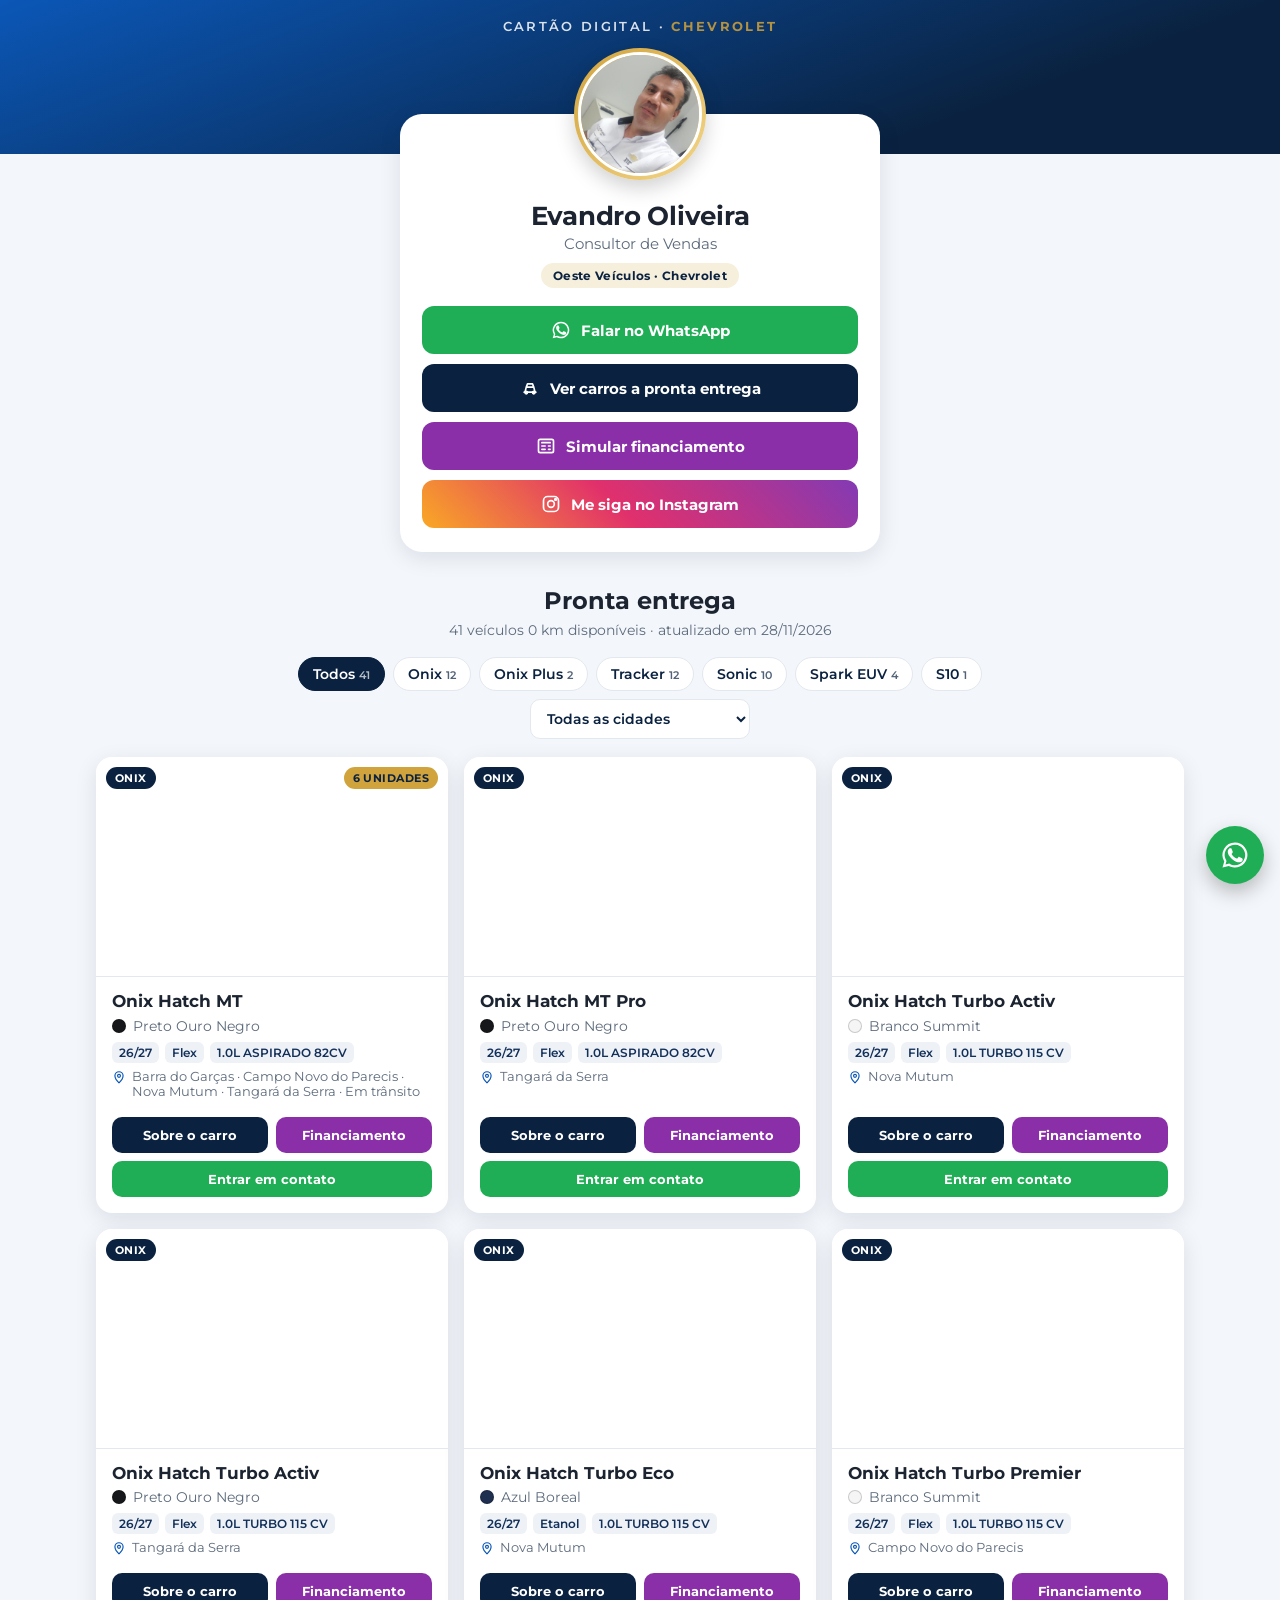
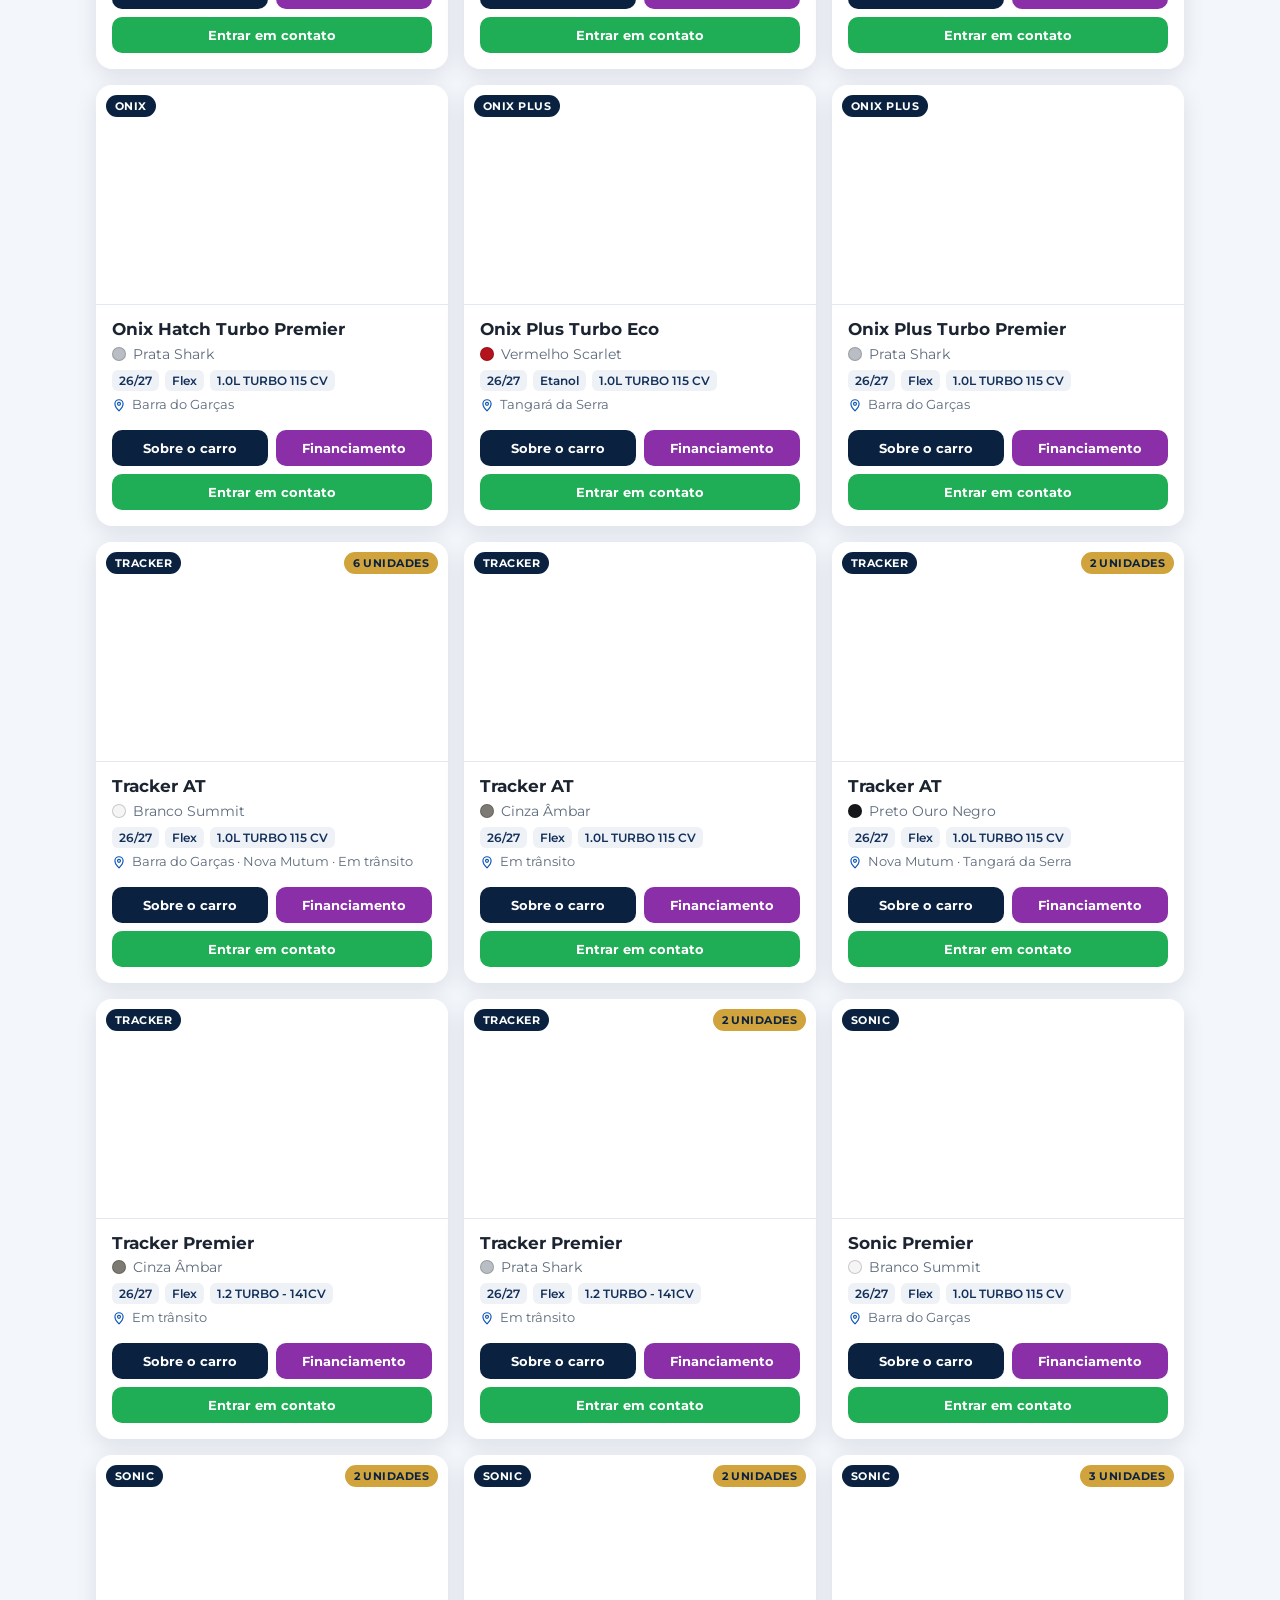
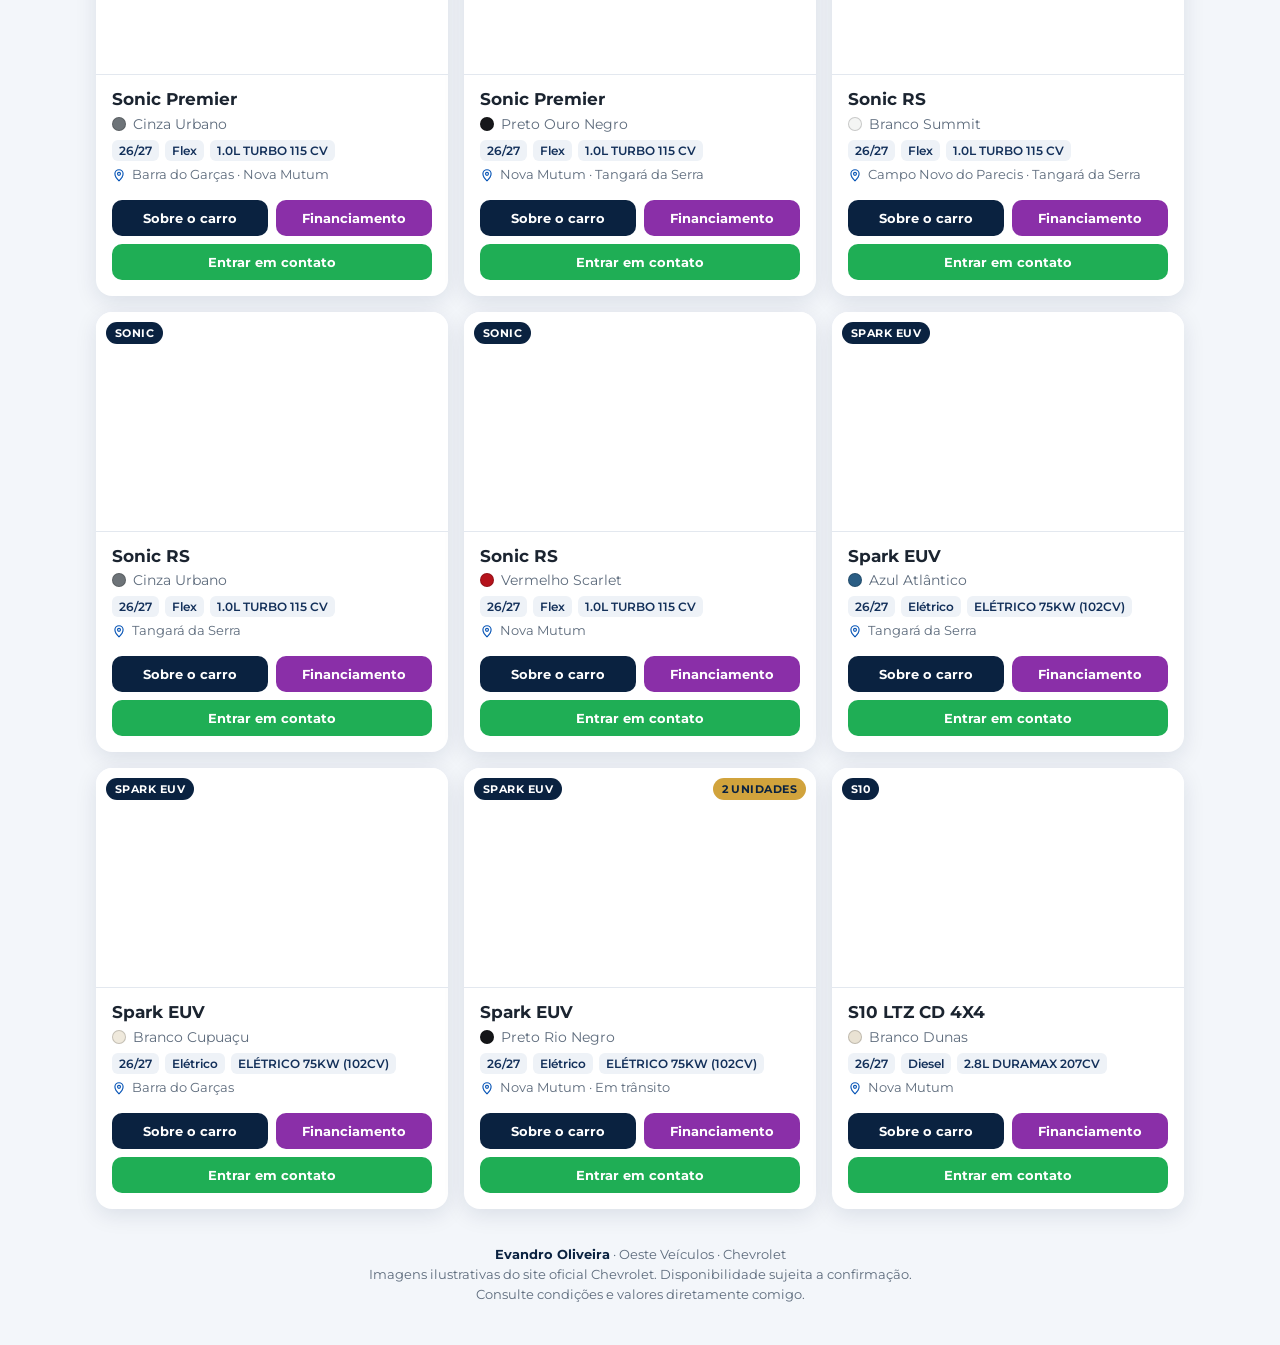
<file: index.html>
<!DOCTYPE html>
<html lang="pt-BR">
<head>
<meta charset="utf-8">
<meta name="viewport" content="width=device-width,initial-scale=1">
<title>Evandro Oliveira · Consultor de Vendas Chevrolet · Oeste Veículos</title>
<meta name="description" content="Cartão digital do Evandro Oliveira, consultor Chevrolet na Oeste Veículos. Veja o estoque a pronta entrega e simule seu financiamento.">
<meta property="og:title" content="Evandro Oliveira · Consultor Chevrolet">
<meta property="og:description" content="Veja os Chevrolet a pronta entrega e fale comigo no WhatsApp.">
<meta property="og:image" content="assets/evandro.jpg">
<meta name="theme-color" content="#0a2240">
<link rel="preconnect" href="https://fonts.googleapis.com"><link rel="preconnect" href="https://fonts.gstatic.com" crossorigin>
<link href="https://fonts.googleapis.com/css2?family=Montserrat:wght@400;600;700&display=swap" rel="stylesheet">
<link rel="stylesheet" href="assets/style.css">
</head>
<body>

<header class="topo">
  <div class="marca">Cartão Digital · <b>Chevrolet</b></div>
</header>

<main>
  <section class="cartao">
    <div class="avatar"><div id="avatar"></div></div>
    <h1 id="nome"></h1>
    <p class="cargo" id="cargo"></p>
    <span class="empresa" id="empresa"></span>
    <div class="acoes">
      <a class="btn btn-verde" id="btnWhats" target="_blank" rel="noopener"><svg viewBox="0 0 24 24" fill="currentColor"><path d="M17.5 14.4c-.3-.1-1.7-.8-2-.9-.3-.1-.5-.1-.7.1l-.9 1.1c-.2.2-.3.2-.6.1-.3-.1-1.2-.5-2.3-1.4-.9-.8-1.4-1.7-1.6-2-.2-.3 0-.5.1-.6l.4-.5.3-.5v-.5l-.9-2.2c-.2-.6-.5-.5-.7-.5h-.6c-.2 0-.5.1-.8.4-.3.3-1 1-1 2.5s1.1 2.9 1.2 3.1c.1.2 2.1 3.2 5.1 4.5.7.3 1.3.5 1.7.6.7.2 1.4.2 1.9.1.6-.1 1.7-.7 1.9-1.4.2-.7.2-1.3.2-1.4-.1-.1-.3-.2-.6-.3zM12 2a10 10 0 0 0-8.6 15.1L2 22l5-1.3A10 10 0 1 0 12 2zm0 18.2c-1.5 0-3-.4-4.3-1.2l-.3-.2-3 .8.8-2.9-.2-.3A8.2 8.2 0 1 1 12 20.2z"/></svg>Falar no WhatsApp</a>
      <a class="btn btn-marinho" href="#estoque"><svg viewBox="0 0 24 24" fill="none" stroke="currentColor" stroke-width="2" stroke-linecap="round" stroke-linejoin="round"><path d="M5 17h14M6 17l1.5-6h9L18 17M7.5 11l1.5-4h6l1.5 4"/><circle cx="7.5" cy="17.5" r="1.5"/><circle cx="16.5" cy="17.5" r="1.5"/></svg>Ver carros a pronta entrega</a>
      <button class="btn btn-roxo" data-financiar=""><svg viewBox="0 0 24 24" fill="none" stroke="currentColor" stroke-width="2" stroke-linecap="round" stroke-linejoin="round"><rect x="3" y="4" width="18" height="16" rx="2"/><path d="M7 8h10M7 12h4M7 16h4M15 12h2M15 16h2"/></svg>Simular financiamento</button>
      <a class="btn btn-insta" id="btnInsta" target="_blank" rel="noopener"><svg viewBox="0 0 24 24" fill="none" stroke="currentColor" stroke-width="2"><rect x="3" y="3" width="18" height="18" rx="5"/><circle cx="12" cy="12" r="4"/><circle cx="17.5" cy="6.5" r="1" fill="currentColor"/></svg>Me siga no Instagram</a>
    </div>
  </section>

  <section class="secao" id="estoque">
    <div class="secao-cab">
      <h2>Pronta entrega</h2>
      <p id="resumo">Carregando estoque…</p>
    </div>
    <div class="filtros" id="filtros" role="group" aria-label="Filtrar por modelo"></div>
    <div class="filtro-local"><select id="filtroLocal" aria-label="Filtrar por cidade"><option value="">Todas as cidades</option></select></div>
    <div class="grade" id="grade"></div>
  </section>
</main>

<footer>
  <b id="rodapeNome"></b> · <span id="rodapeEmpresa"></span><br>
  Imagens ilustrativas do site oficial Chevrolet. Disponibilidade sujeita a confirmação.<br>
  Consulte condições e valores diretamente comigo.
</footer>

<a class="flutuante" id="flutuante" target="_blank" rel="noopener" aria-label="WhatsApp"><svg viewBox="0 0 24 24" fill="currentColor"><path d="M17.5 14.4c-.3-.1-1.7-.8-2-.9-.3-.1-.5-.1-.7.1l-.9 1.1c-.2.2-.3.2-.6.1-.3-.1-1.2-.5-2.3-1.4-.9-.8-1.4-1.7-1.6-2-.2-.3 0-.5.1-.6l.4-.5.3-.5v-.5l-.9-2.2c-.2-.6-.5-.5-.7-.5h-.6c-.2 0-.5.1-.8.4-.3.3-1 1-1 2.5s1.1 2.9 1.2 3.1c.1.2 2.1 3.2 5.1 4.5.7.3 1.3.5 1.7.6.7.2 1.4.2 1.9.1.6-.1 1.7-.7 1.9-1.4.2-.7.2-1.3.2-1.4-.1-.1-.3-.2-.6-.3zM12 2a10 10 0 0 0-8.6 15.1L2 22l5-1.3A10 10 0 1 0 12 2zm0 18.2c-1.5 0-3-.4-4.3-1.2l-.3-.2-3 .8.8-2.9-.2-.3A8.2 8.2 0 1 1 12 20.2z"/></svg></a>

<!-- Detalhes do carro -->
<div class="modal" id="mDetalhe" role="dialog" aria-modal="true" aria-labelledby="detTitulo">
  <div class="caixa">
    <button class="fechar" data-fechar aria-label="Fechar">×</button>
    <div class="det-foto"><img id="detImg" alt=""></div>
    <div class="det-corpo">
      <h3 id="detTitulo"></h3>
      <p class="tipo" id="detTipo"></p>
      <div class="ficha" id="detFicha"></div>
      <p class="sobre" id="detSobre"></p>
      <a class="oficial" id="detSite" target="_blank" rel="noopener">Ver todos os detalhes no site oficial Chevrolet →</a>
      <div class="acoes" style="margin-top:16px">
        <a class="btn btn-verde" id="detWhats" target="_blank" rel="noopener">Tenho interesse neste carro</a>
        <button class="btn btn-roxo" id="detFin">Simular financiamento</button>
      </div>
      <p class="aviso">Imagem ilustrativa. Itens e acabamentos podem variar conforme a versão.</p>
    </div>
  </div>
</div>

<!-- Simulação de financiamento -->
<div class="modal" id="mFin" role="dialog" aria-modal="true" aria-labelledby="finTitulo">
  <div class="caixa">
    <button class="fechar" data-fechar aria-label="Fechar">×</button>
    <div class="fin-topo">
      <div class="avatar"><div id="avatarFin"></div></div>
      <small>Simulação online</small>
      <h3 id="finTitulo">Financiamento</h3>
    </div>
    <form class="fin" id="formFin" novalidate>
      <div class="campo"><label for="fNome">Nome completo</label><input id="fNome" name="Nome" autocomplete="name" required><div class="erro">Informe seu nome completo.</div></div>
      <div class="duas">
        <div class="campo"><label for="fNasc">Data de nascimento</label><input id="fNasc" name="Nascimento" type="date" required><div class="erro">Informe a data.</div></div>
        <div class="campo"><label for="fCPF">CPF</label><input id="fCPF" name="CPF" inputmode="numeric" placeholder="000.000.000-00" required><div class="erro">CPF inválido.</div></div>
      </div>
      <div class="campo"><label for="fTel">Telefone / WhatsApp do titular</label><input id="fTel" name="Telefone" type="tel" inputmode="tel" autocomplete="tel" placeholder="(65) 99999-9999" required><div class="erro">Informe um telefone com DDD.</div></div>
      <div class="campo"><label for="fVeic">Veículo de interesse</label><select id="fVeic" name="Veiculo" required></select><div class="erro">Escolha o veículo.</div></div>
      <div class="duas">
        <div class="campo"><label for="fEntrada">Valor de entrada</label><input id="fEntrada" name="Entrada" inputmode="numeric" placeholder="R$ 0,00"></div>
        <div class="campo"><label for="fPrazo">Prazo</label><select id="fPrazo" name="Prazo"></select></div>
      </div>
      <div class="campo"><label>Possui CNH?</label>
        <div class="radios"><label><input type="radio" name="CNH" value="Possuo CNH" checked> Possuo</label><label><input type="radio" name="CNH" value="Não possuo CNH"> Não possuo</label></div>
      </div>
      <label class="consent"><input type="checkbox" id="fOk" required> Autorizo o envio destes dados ao consultor para análise de crédito e contato sobre a simulação.</label>
      <button class="btn btn-verde" type="submit" id="fEnviar">Enviar simulação</button>
    </form>
    <div class="ok" id="finOk" hidden>
      <div class="icone">✓</div>
      <h3>Simulação enviada!</h3>
      <p id="finOkTexto">Recebi seus dados e vou te retornar em breve com as melhores condições.</p>
      <a class="btn btn-verde" id="finOkWhats" target="_blank" rel="noopener">Agilizar pelo WhatsApp</a>
    </div>
  </div>
</div>

<script src="assets/config.js"></script>
<script src="assets/app.js"></script>
</body>
</html>
</file>
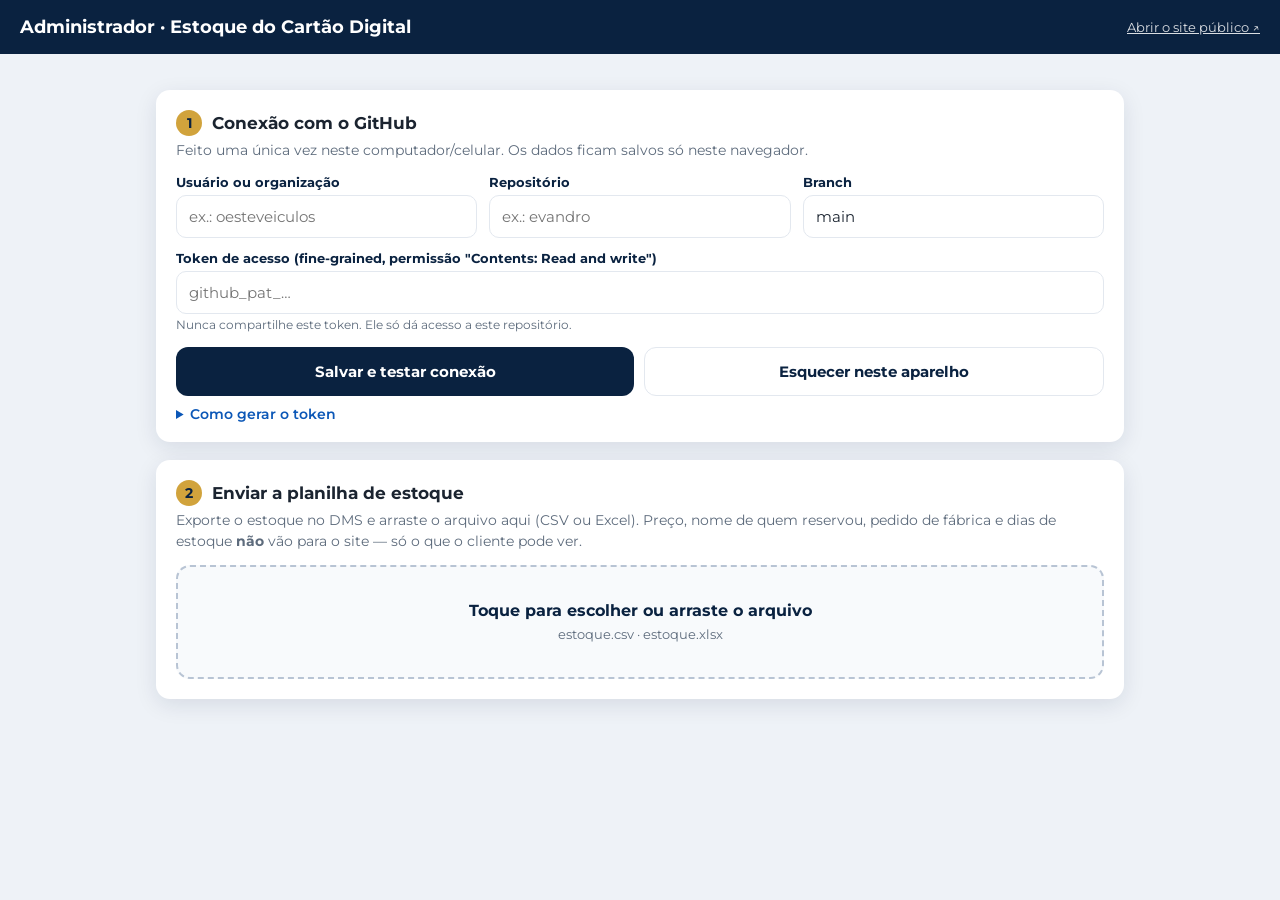
<file: admin.html>
<!DOCTYPE html>
<html lang="pt-BR">
<head>
<meta charset="utf-8">
<meta name="viewport" content="width=device-width,initial-scale=1">
<meta name="robots" content="noindex,nofollow">
<title>Administrador · Atualizar estoque</title>
<link href="https://fonts.googleapis.com/css2?family=Montserrat:wght@400;600;700&display=swap" rel="stylesheet">
<link rel="stylesheet" href="assets/style.css">
<style>
  body{background:#eef2f7}
  .wrap{max-width:1000px;margin:0 auto;padding:18px 16px 60px}
  .bar{background:var(--marinho);color:#fff;padding:16px 20px;display:flex;align-items:center;justify-content:space-between;gap:12px;flex-wrap:wrap}
  .bar h1{font-size:18px;margin:0}.bar a{color:#fff;font-size:13px;opacity:.85}
  .painel{background:#fff;border-radius:14px;box-shadow:var(--sombra);padding:20px;margin-top:18px}
  .painel h2{font-size:17px;margin:0 0 4px;display:flex;align-items:center;gap:10px}
  .painel h2 .n{width:26px;height:26px;border-radius:50%;background:var(--ouro);color:var(--marinho);display:grid;place-items:center;font-size:14px}
  .painel>p{color:var(--sub);font-size:13.5px;margin:4px 0 14px;line-height:1.5}
  .grid2{display:grid;grid-template-columns:repeat(auto-fit,minmax(200px,1fr));gap:12px}
  .drop{display:block;border:2px dashed #b8c4d4;border-radius:14px;padding:34px 16px;text-align:center;cursor:pointer;background:#f8fafc;transition:.15s}
  .drop.sobre{border-color:var(--azul);background:#eaf2fd}
  .drop b{display:block;font-size:16px;color:var(--marinho);margin-bottom:4px}
  .drop span{font-size:13px;color:var(--sub)}
  .status{font-size:13.5px;padding:10px 12px;border-radius:10px;margin-top:12px;display:none;line-height:1.45}
  .status.ok{display:block;background:#e5f7ec;color:#14632f}.status.erro{display:block;background:#fdecea;color:#8a1c12}.status.info{display:block;background:#eaf2fd;color:#0a3d7a}
  .kpis{display:flex;gap:10px;flex-wrap:wrap;margin:6px 0 14px}
  .kpi{background:#f3f6fa;border-radius:10px;padding:10px 14px;min-width:120px}.kpi b{display:block;font-size:22px;color:var(--marinho)}.kpi small{color:var(--sub);font-size:12px}
  table{width:100%;border-collapse:collapse;font-size:13px}
  th{text-align:left;color:var(--sub);font-weight:600;font-size:11.5px;text-transform:uppercase;letter-spacing:.04em;padding:8px 6px;border-bottom:1.5px solid var(--linha)}
  td{padding:8px 6px;border-bottom:1px solid var(--linha);vertical-align:middle}
  td img{width:92px;height:52px;object-fit:contain;background:#f3f6fa;border-radius:6px}
  td input{width:100%;min-width:140px;border:1.5px solid var(--linha);border-radius:8px;padding:6px 8px;font-size:12px}
  .tag{font-size:11px;font-weight:700;border-radius:6px;padding:2px 6px;white-space:nowrap}.tag.ok{background:#e5f7ec;color:#14632f}.tag.aprox{background:#fff4d6;color:#7a5600}
  .tabela{overflow:auto;max-height:520px}
  .linha-botoes{display:flex;gap:10px;flex-wrap:wrap;margin-top:14px}
  .linha-botoes .btn{flex:1;min-width:200px}
  .campo small{color:var(--sub);font-size:12px}
  details{font-size:13.5px;color:var(--sub);margin-top:10px}summary{cursor:pointer;color:var(--azul);font-weight:600}
  details ol{line-height:1.6;padding-left:20px}
</style>
</head>
<body>
<div class="bar"><h1>Administrador · Estoque do Cartão Digital</h1><a href="./" target="_blank">Abrir o site público ↗</a></div>
<div class="wrap">

  <section class="painel" id="pConexao">
    <h2><span class="n">1</span>Conexão com o GitHub</h2>
    <p>Feito uma única vez neste computador/celular. Os dados ficam salvos só neste navegador.</p>
    <div class="grid2">
      <div class="campo"><label for="gOwner">Usuário ou organização</label><input id="gOwner" placeholder="ex.: oesteveiculos"></div>
      <div class="campo"><label for="gRepo">Repositório</label><input id="gRepo" placeholder="ex.: evandro"></div>
      <div class="campo"><label for="gBranch">Branch</label><input id="gBranch" value="main"></div>
    </div>
    <div class="campo" style="margin-top:12px"><label for="gToken">Token de acesso (fine-grained, permissão "Contents: Read and write")</label>
      <input id="gToken" type="password" autocomplete="off" placeholder="github_pat_…"><small>Nunca compartilhe este token. Ele só dá acesso a este repositório.</small></div>
    <div class="linha-botoes"><button class="btn btn-marinho" id="gSalvar">Salvar e testar conexão</button><button class="btn btn-claro" id="gEsquecer">Esquecer neste aparelho</button></div>
    <div class="status" id="gStatus"></div>
    <details><summary>Como gerar o token</summary><ol>
      <li>No GitHub, clique na sua foto → <b>Settings</b> → <b>Developer settings</b> → <b>Personal access tokens</b> → <b>Fine-grained tokens</b> → <b>Generate new token</b>.</li>
      <li>Em <b>Repository access</b>, escolha <b>Only select repositories</b> e marque só o repositório do site.</li>
      <li>Em <b>Permissions → Repository permissions → Contents</b>, escolha <b>Read and write</b>.</li>
      <li>Gere, copie e cole aqui. Defina uma validade (ex.: 1 ano) e gere outro quando vencer.</li>
    </ol></details>
  </section>

  <section class="painel">
    <h2><span class="n">2</span>Enviar a planilha de estoque</h2>
    <p>Exporte o estoque no DMS e arraste o arquivo aqui (CSV ou Excel). Preço, nome de quem reservou, pedido de fábrica e dias de estoque <b>não</b> vão para o site — só o que o cliente pode ver.</p>
    <label class="drop" id="drop"><input type="file" id="arquivo" accept=".csv,.txt,.xlsx,.xls" hidden>
      <b>Toque para escolher ou arraste o arquivo</b><span>estoque.csv · estoque.xlsx</span></label>
    <div class="status" id="aStatus"></div>
  </section>

  <section class="painel" id="pPrevia" hidden>
    <h2><span class="n">3</span>Conferir e publicar</h2>
    <div class="kpis" id="kpis"></div>
    <p>Confira as fotos. Onde aparecer <span class="tag aprox">aproximada</span>, a Chevrolet não tem foto exata daquela versão/cor — você pode colar o link de outra imagem (fica salvo para as próximas atualizações).</p>
    <div class="tabela"><table><thead><tr><th>Foto</th><th>Veículo</th><th>Qtd</th><th>Onde</th><th>Foto</th><th>Trocar imagem (link)</th></tr></thead><tbody id="tbody"></tbody></table></div>
    <div class="linha-botoes">
      <button class="btn btn-verde" id="publicar">Publicar no site</button>
      <button class="btn btn-claro" id="baixar">Baixar estoque.json (envio manual)</button>
    </div>
    <div class="status" id="pStatus"></div>
  </section>
</div>

<script src="assets/config.js"></script>
<script src="assets/catalogo.js"></script>
<script src="assets/admin.js"></script>
</body>
</html>
</file>
<file: assets/style.css>
:root{
  --azul:#0b57b7; --marinho:#0a2240; --marinho2:#13305a; --ouro:#d1a33c;
  --verde:#1fae55; --roxo:#8a2fa8; --texto:#1b2430; --sub:#5d6b7c; --linha:#e3e8ef;
  --fundo:#f3f6fa; --card:#fff; --raio:16px; --sombra:0 6px 22px rgba(10,34,64,.10);
}
*{box-sizing:border-box}
html{scroll-behavior:smooth}
body{margin:0;font-family:"Montserrat",system-ui,-apple-system,"Segoe UI",Roboto,sans-serif;color:var(--texto);background:var(--fundo);-webkit-font-smoothing:antialiased}
img{max-width:100%;display:block}
button,input,select{font:inherit}
a{color:inherit}

/* ---------- topo / cartão ---------- */
.topo{background:linear-gradient(160deg,var(--azul),var(--marinho) 75%);color:#fff;padding:18px 18px 120px;text-align:center;position:relative}
.topo .marca{font-size:13px;letter-spacing:.18em;text-transform:uppercase;opacity:.85;font-weight:600}
.topo .marca b{color:var(--ouro)}
.cartao{max-width:480px;margin:-40px auto 0;background:var(--card);border-radius:22px;box-shadow:var(--sombra);padding:0 22px 24px;text-align:center;position:relative}
.avatar{width:132px;height:132px;border-radius:50%;margin:0 auto;transform:translateY(-50%);margin-bottom:-52px;background:linear-gradient(135deg,var(--ouro),#f3d68a);padding:4px;box-shadow:0 8px 20px rgba(0,0,0,.18)}
.avatar>div{width:100%;height:100%;border-radius:50%;overflow:hidden;background:var(--marinho);display:grid;place-items:center;color:#fff;font-weight:700;font-size:40px;border:3px solid #fff}
.avatar img{width:100%;height:100%;object-fit:cover}
.cartao h1{font-size:26px;margin:6px 0 2px;letter-spacing:-.01em}
.cartao .cargo{color:var(--sub);font-size:15px;margin:0}
.cartao .empresa{display:inline-flex;align-items:center;gap:6px;margin:10px 0 18px;font-size:12px;font-weight:700;color:var(--marinho);background:#f6efdc;border-radius:99px;padding:5px 12px;letter-spacing:.03em}
.acoes{display:grid;gap:10px}
.btn{display:flex;align-items:center;justify-content:center;gap:10px;border:0;border-radius:12px;padding:14px 16px;font-weight:700;font-size:15px;cursor:pointer;text-decoration:none;color:#fff;transition:transform .12s,filter .12s}
.btn:hover{filter:brightness(1.07)}
.btn:active{transform:scale(.98)}
.btn svg{width:20px;height:20px;flex:none}
.btn-verde{background:var(--verde)}
.btn-marinho{background:var(--marinho)}
.btn-roxo{background:var(--roxo)}
.btn-insta{background:linear-gradient(45deg,#f9a825,#e1306c 45%,#833ab4)}
.btn-claro{background:#fff;color:var(--marinho);border:1.5px solid var(--linha)}
.btn-sm{padding:10px 8px;font-size:13px;border-radius:10px;white-space:nowrap}

/* ---------- estoque ---------- */
.secao{max-width:1120px;margin:34px auto 0;padding:0 16px}
.secao-cab{text-align:center;margin-bottom:18px}
.secao-cab h2{font-size:24px;margin:0 0 6px}
.secao-cab p{margin:0;color:var(--sub);font-size:14px}
.filtros{display:flex;flex-wrap:wrap;gap:8px;justify-content:center;margin:16px 0 8px}
.chip{border:1.5px solid var(--linha);background:#fff;border-radius:99px;padding:8px 14px;font-size:13.5px;font-weight:600;cursor:pointer;color:var(--marinho)}
.chip[aria-pressed="true"]{background:var(--marinho);border-color:var(--marinho);color:#fff}
.chip small{opacity:.7;margin-left:4px}
.filtro-local{display:flex;justify-content:center;margin-bottom:18px}
.filtro-local select{border:1.5px solid var(--linha);border-radius:10px;padding:9px 12px;background:#fff;font-size:14px;color:var(--marinho);font-weight:600}
.grade{display:grid;grid-template-columns:repeat(auto-fill,minmax(min(100%,270px),1fr));gap:16px}
.carro{background:var(--card);border-radius:var(--raio);box-shadow:var(--sombra);overflow:hidden;display:flex;flex-direction:column}
.carro .foto{position:relative;aspect-ratio:16/10;background:#fff;border-bottom:1px solid var(--linha);display:grid;place-items:center;overflow:hidden}
.carro .foto img{width:108%;max-width:none;height:100%;object-fit:contain}
.selo{position:absolute;top:10px;left:10px;background:var(--marinho);color:#fff;font-size:11px;font-weight:700;padding:4px 9px;border-radius:99px;letter-spacing:.04em;text-transform:uppercase}
.selo.qtd{left:auto;right:10px;background:var(--ouro);color:var(--marinho)}
.selo.res{background:#c0392b}
.carro .info{padding:14px 16px 6px;flex:1}
.carro h3{font-size:16.5px;margin:0 0 6px;line-height:1.25}
.linha-cor{display:flex;align-items:center;gap:7px;font-size:13.5px;color:var(--sub);margin-bottom:6px}
.dot{width:14px;height:14px;border-radius:50%;border:1px solid rgba(0,0,0,.18);flex:none}
.meta{display:flex;flex-wrap:wrap;gap:6px;margin:8px 0 4px}
.meta span{font-size:12px;background:#eef2f7;color:var(--marinho2);border-radius:6px;padding:3px 7px;font-weight:600}
.onde{font-size:12.5px;color:var(--sub);margin:6px 0 0;display:flex;gap:6px;align-items:flex-start}
.onde svg{width:14px;height:14px;flex:none;margin-top:1px;color:var(--azul)}
.carro .botoes{display:grid;gap:8px;padding:12px 16px 16px}
.carro .botoes .dupla{display:grid;grid-template-columns:1fr 1fr;gap:8px}
.vazio{text-align:center;color:var(--sub);padding:40px 10px}

/* ---------- rodapé ---------- */
footer{text-align:center;color:var(--sub);font-size:12.5px;padding:36px 16px 40px;line-height:1.6}
footer b{color:var(--marinho)}

/* ---------- modais ---------- */
.modal{position:fixed;inset:0;background:rgba(6,18,36,.62);display:none;align-items:flex-end;justify-content:center;z-index:50;padding:0}
.modal.aberto{display:flex}
.modal .caixa{background:#fff;width:100%;max-width:520px;max-height:94vh;overflow:auto;border-radius:20px 20px 0 0;position:relative;animation:sobe .22s ease-out}
@media(min-width:640px){.modal{align-items:center;padding:20px}.modal .caixa{border-radius:20px}}
@keyframes sobe{from{transform:translateY(30px);opacity:.4}to{transform:none;opacity:1}}
.fechar{position:absolute;top:10px;right:10px;width:36px;height:36px;border-radius:50%;border:0;background:rgba(255,255,255,.9);font-size:22px;line-height:1;cursor:pointer;z-index:2;box-shadow:0 2px 8px rgba(0,0,0,.15)}
.det-foto{background:#fff;aspect-ratio:16/9;display:grid;place-items:center;overflow:hidden}
.det-foto img{width:106%;max-width:none;height:100%;object-fit:contain}
/* ajuste de enquadramento por fonte de imagem */
img.z-vedo{transform:scale(1.38) translateY(2%)}img.z-cgi{transform:scale(1.12)}
.det-corpo{padding:16px 20px 22px}
.det-corpo h3{margin:0 0 2px;font-size:21px}
.det-corpo .tipo{color:var(--sub);font-size:13px;margin:0 0 12px}
.ficha{display:grid;grid-template-columns:1fr 1fr;gap:8px;margin:12px 0}
.ficha div{background:#f3f6fa;border-radius:10px;padding:9px 11px}
.ficha small{display:block;color:var(--sub);font-size:11px;text-transform:uppercase;letter-spacing:.05em;font-weight:600}
.ficha b{font-size:14px}
.ficha .largo{grid-column:1/-1}
.det-corpo p.sobre{font-size:14px;line-height:1.55;color:#333}
.det-corpo .oficial{font-size:13px;color:var(--azul);font-weight:600}
.aviso{font-size:11.5px;color:var(--sub);margin-top:10px}

/* financiamento */
.fin-topo{background:linear-gradient(160deg,var(--azul),var(--marinho));color:#fff;text-align:center;padding:26px 20px 20px}
.fin-topo .avatar{transform:none;margin:0 auto 10px;width:84px;height:84px}
.fin-topo .avatar>div{font-size:26px}
.fin-topo small{opacity:.85;letter-spacing:.1em;text-transform:uppercase;font-size:12px}
.fin-topo h3{margin:4px 0 0;font-size:24px}
form.fin{padding:18px 20px 22px;display:grid;gap:12px}
.campo label{display:block;font-size:13px;font-weight:700;color:var(--marinho);margin-bottom:5px}
.campo input,.campo select{width:100%;border:1.5px solid var(--linha);border-radius:10px;padding:11px 12px;font-size:15px;background:#fff;color:var(--texto)}
.campo input:focus,.campo select:focus{outline:none;border-color:var(--azul);box-shadow:0 0 0 3px rgba(11,87,183,.15)}
.campo .erro{color:#c0392b;font-size:12px;margin-top:4px;display:none}
.campo.invalido input,.campo.invalido select{border-color:#c0392b}
.campo.invalido .erro{display:block}
.duas{display:grid;grid-template-columns:1fr 1fr;gap:12px}
.radios{display:flex;gap:10px}
.radios label{flex:1;display:flex;align-items:center;gap:8px;border:1.5px solid var(--linha);border-radius:10px;padding:10px 12px;font-weight:600;font-size:14px;color:var(--texto);cursor:pointer;margin:0}
.radios input{width:auto;accent-color:var(--azul)}
.consent{display:flex;gap:8px;font-size:12.5px;color:var(--sub);line-height:1.45;align-items:flex-start}
.consent input{margin-top:3px;accent-color:var(--azul)}
.ok{padding:30px 22px;text-align:center}
.ok .icone{width:64px;height:64px;border-radius:50%;background:#e5f7ec;color:var(--verde);display:grid;place-items:center;margin:0 auto 12px;font-size:34px}
.ok h3{margin:0 0 6px}
.ok p{color:var(--sub);font-size:14px;line-height:1.5}
.carregando{opacity:.6;pointer-events:none}
.flutuante{position:fixed;right:16px;bottom:16px;width:58px;height:58px;border-radius:50%;background:var(--verde);display:grid;place-items:center;box-shadow:0 8px 20px rgba(0,0,0,.25);z-index:40;color:#fff}
.flutuante svg{width:30px;height:30px}

.foto img:not([src]){opacity:0}
.foto.sem-foto::after{content:"Foto indisponível";position:absolute;color:var(--sub);font-size:13px}
</file>
